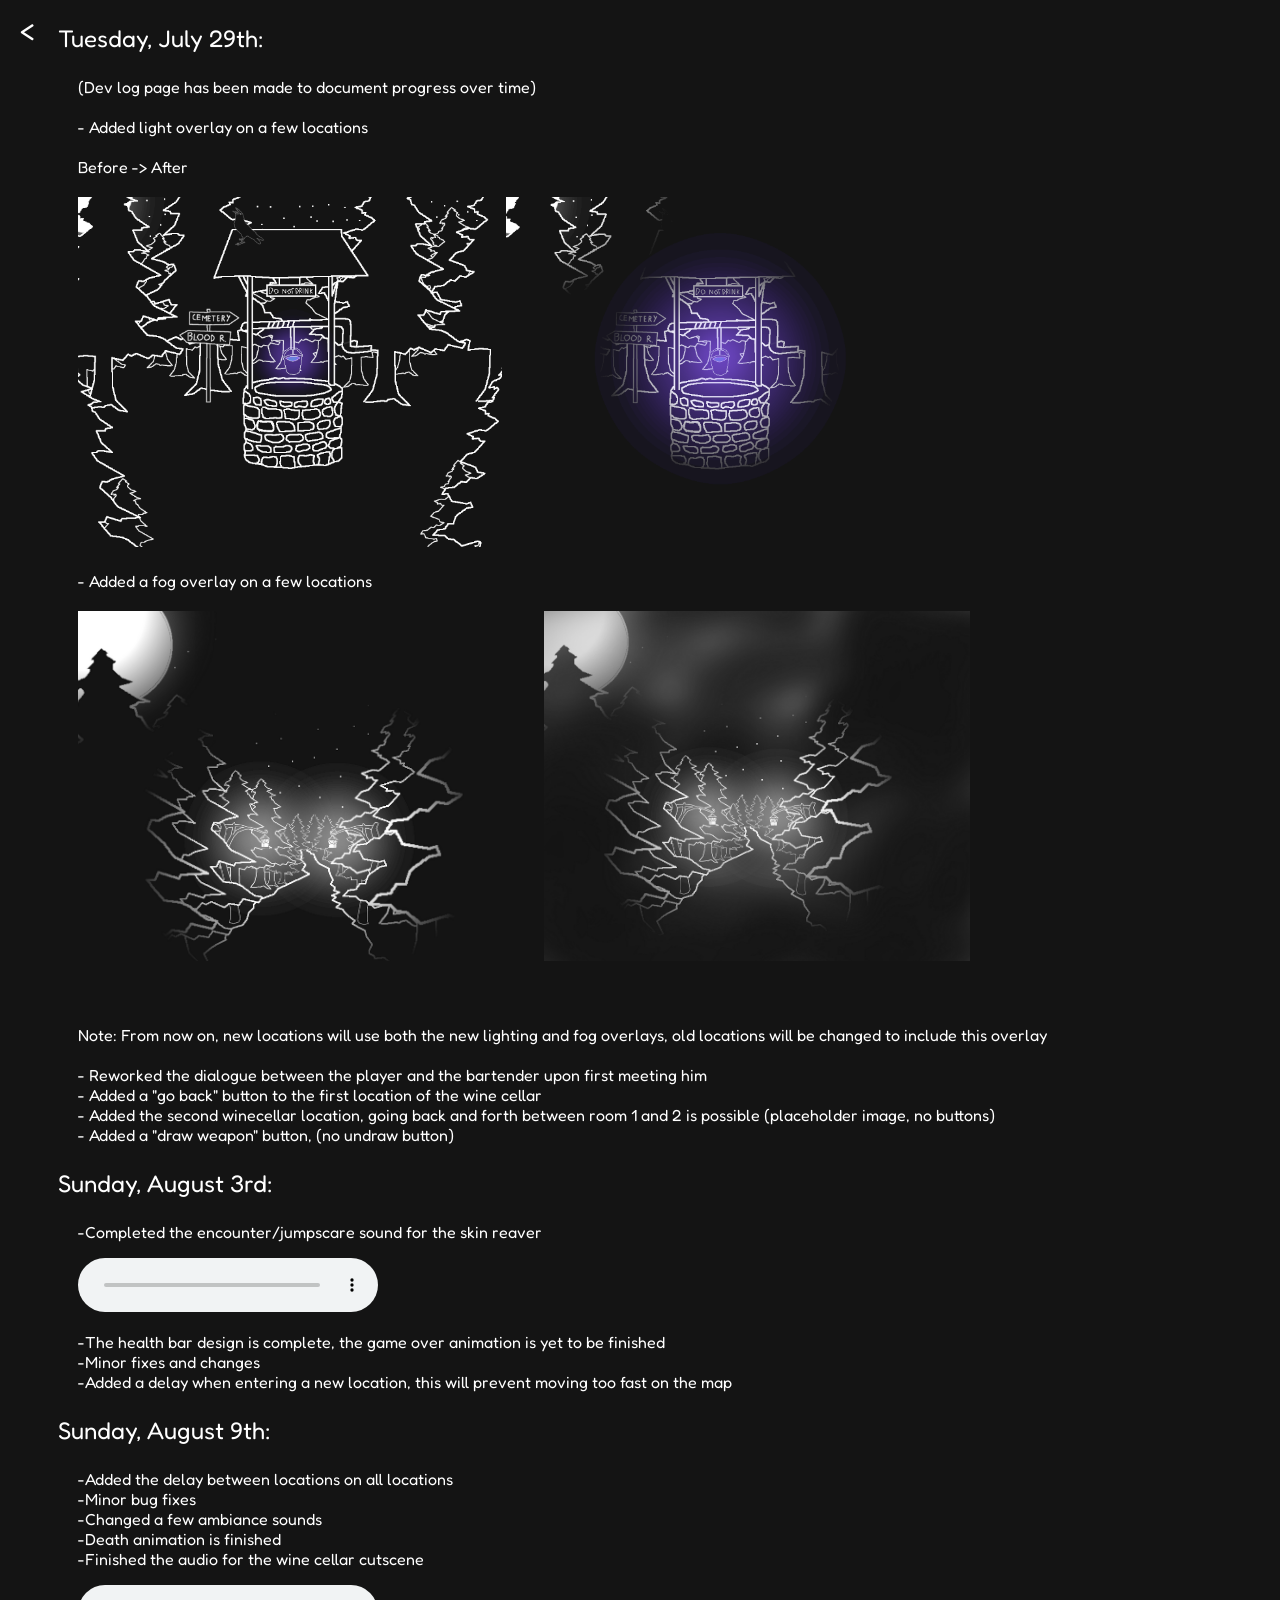
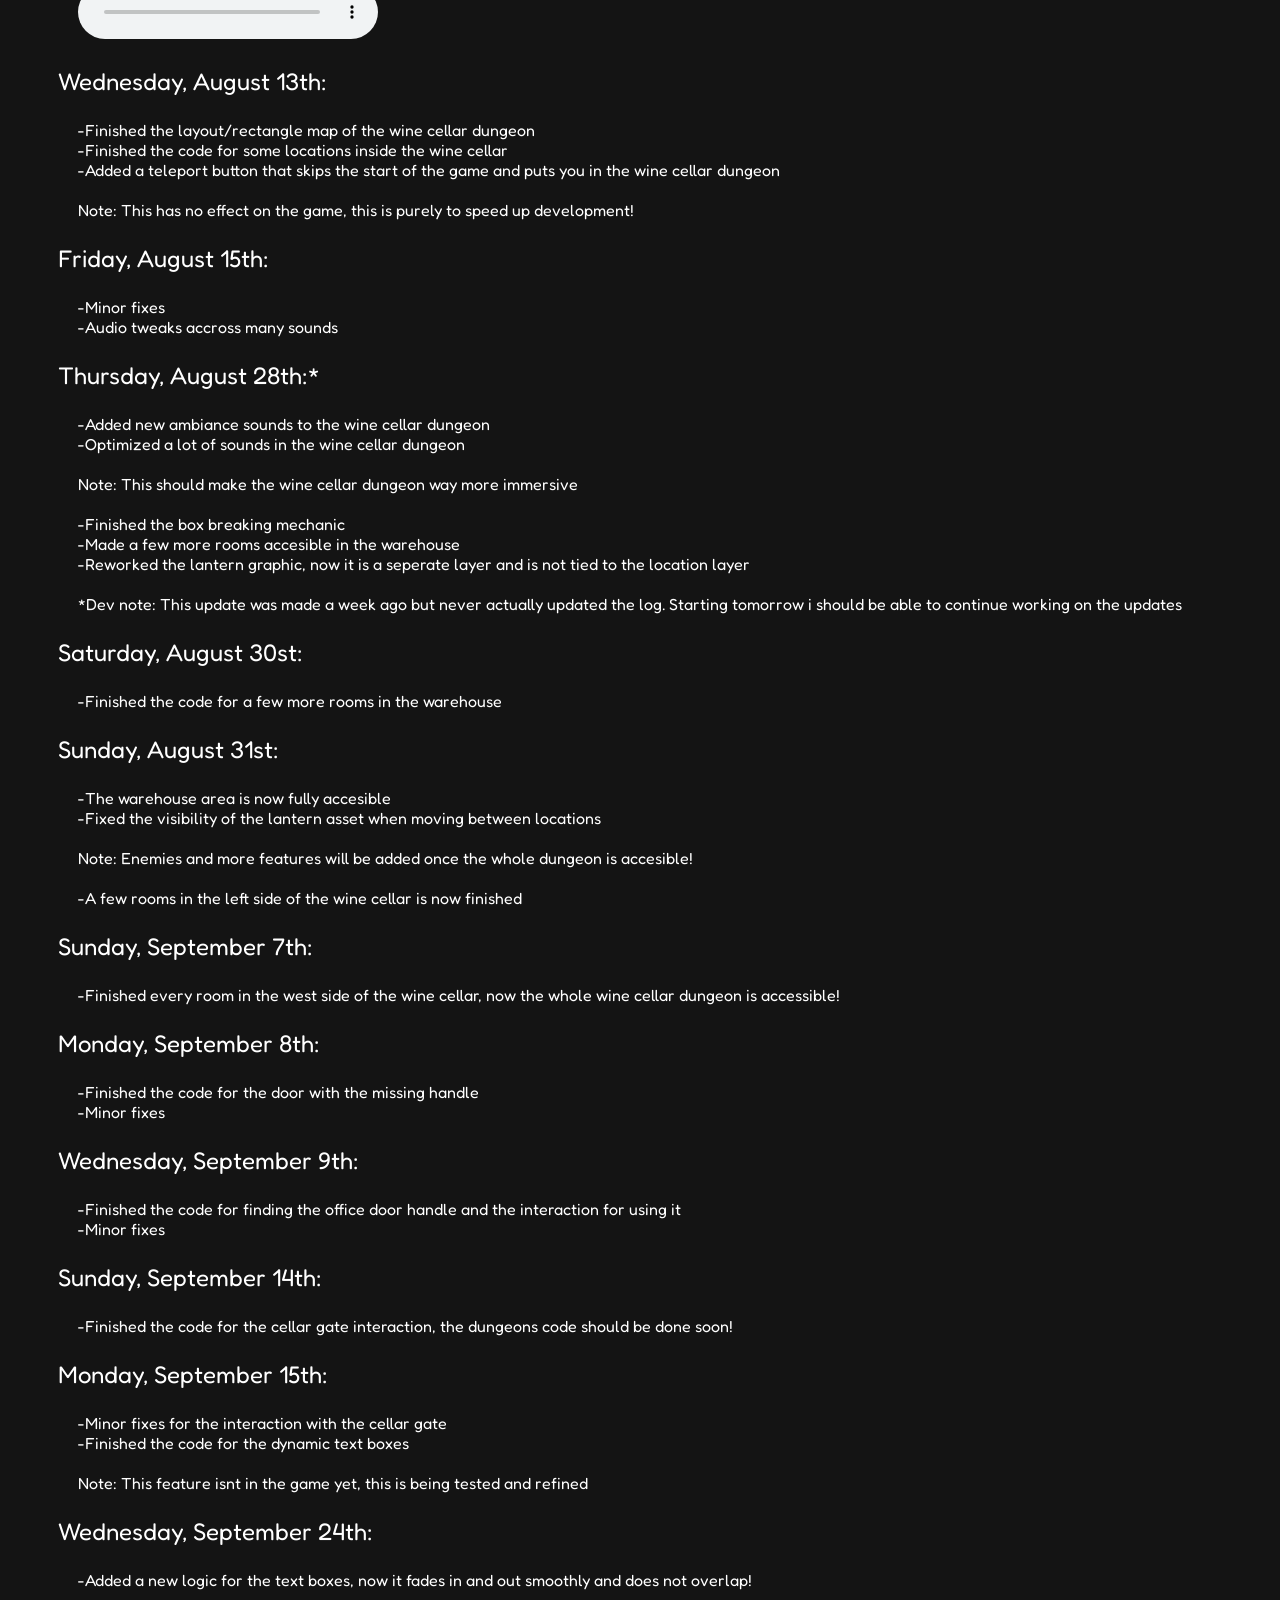
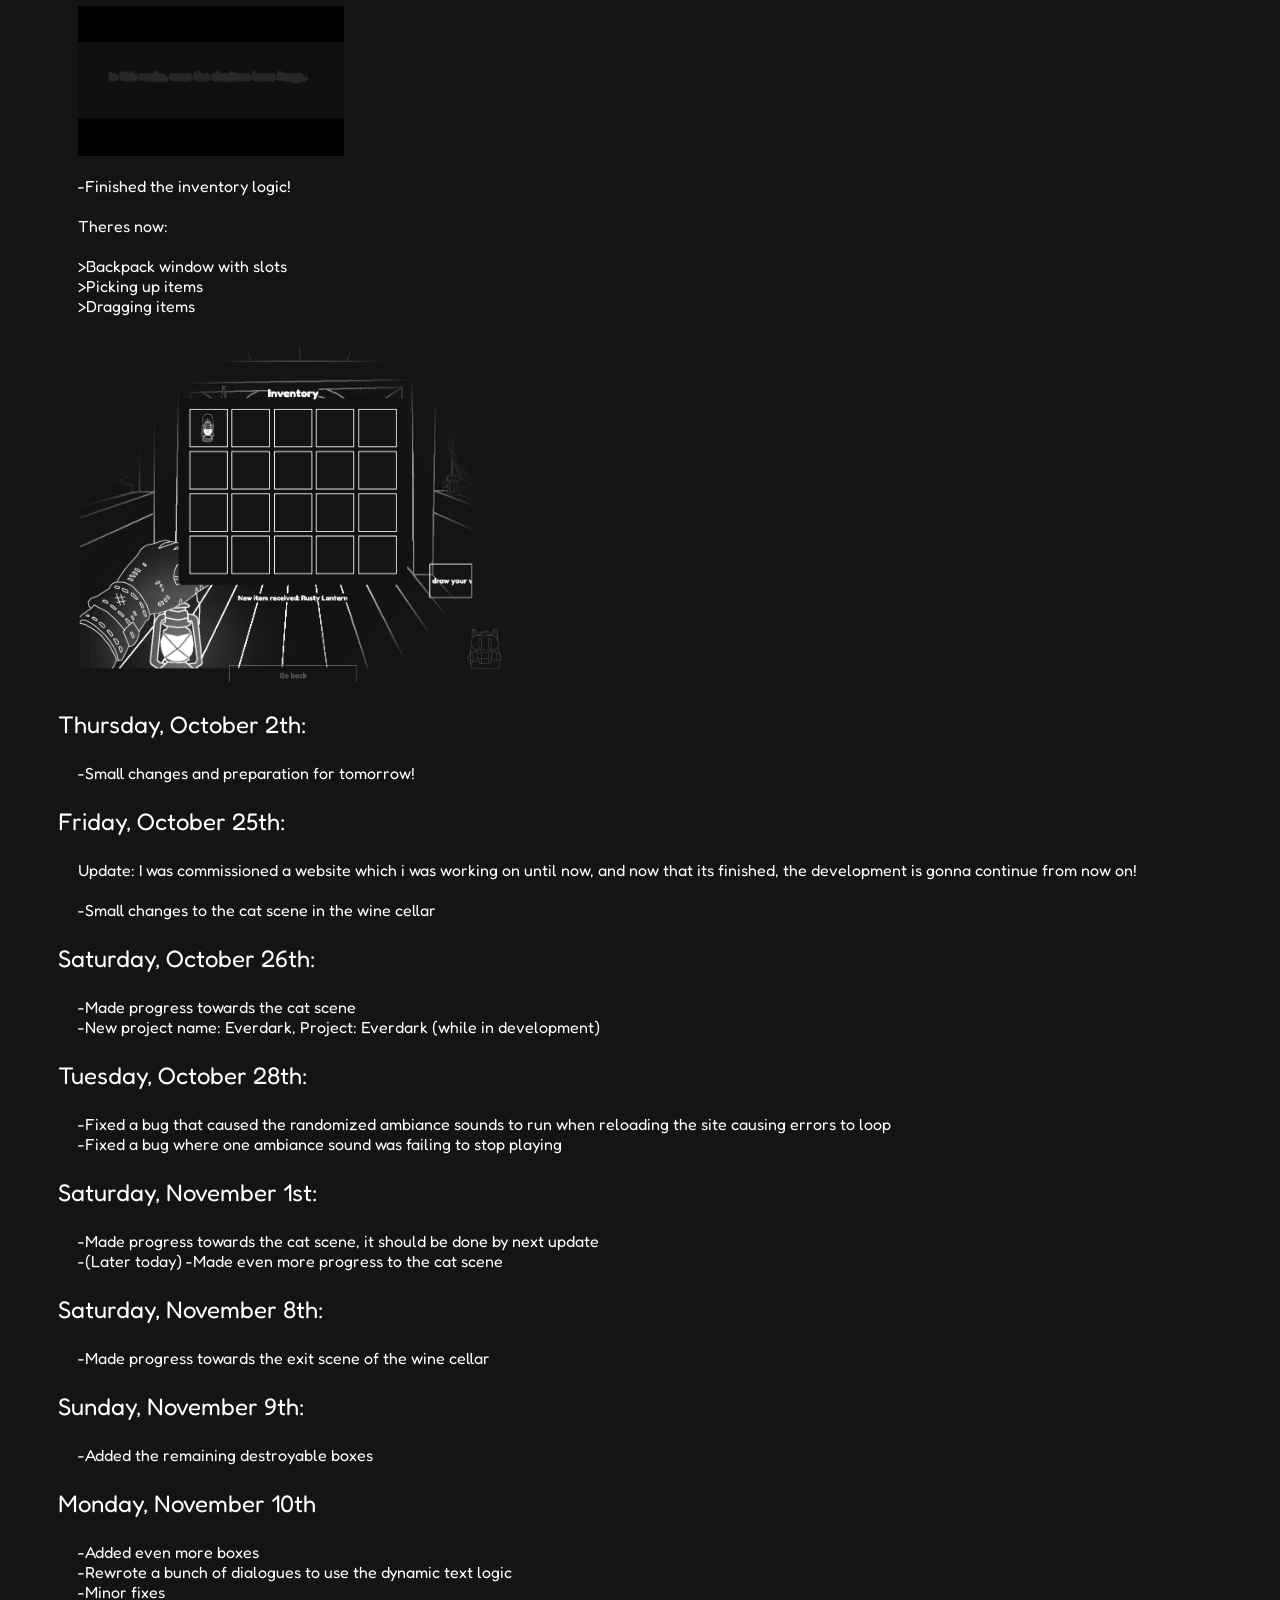
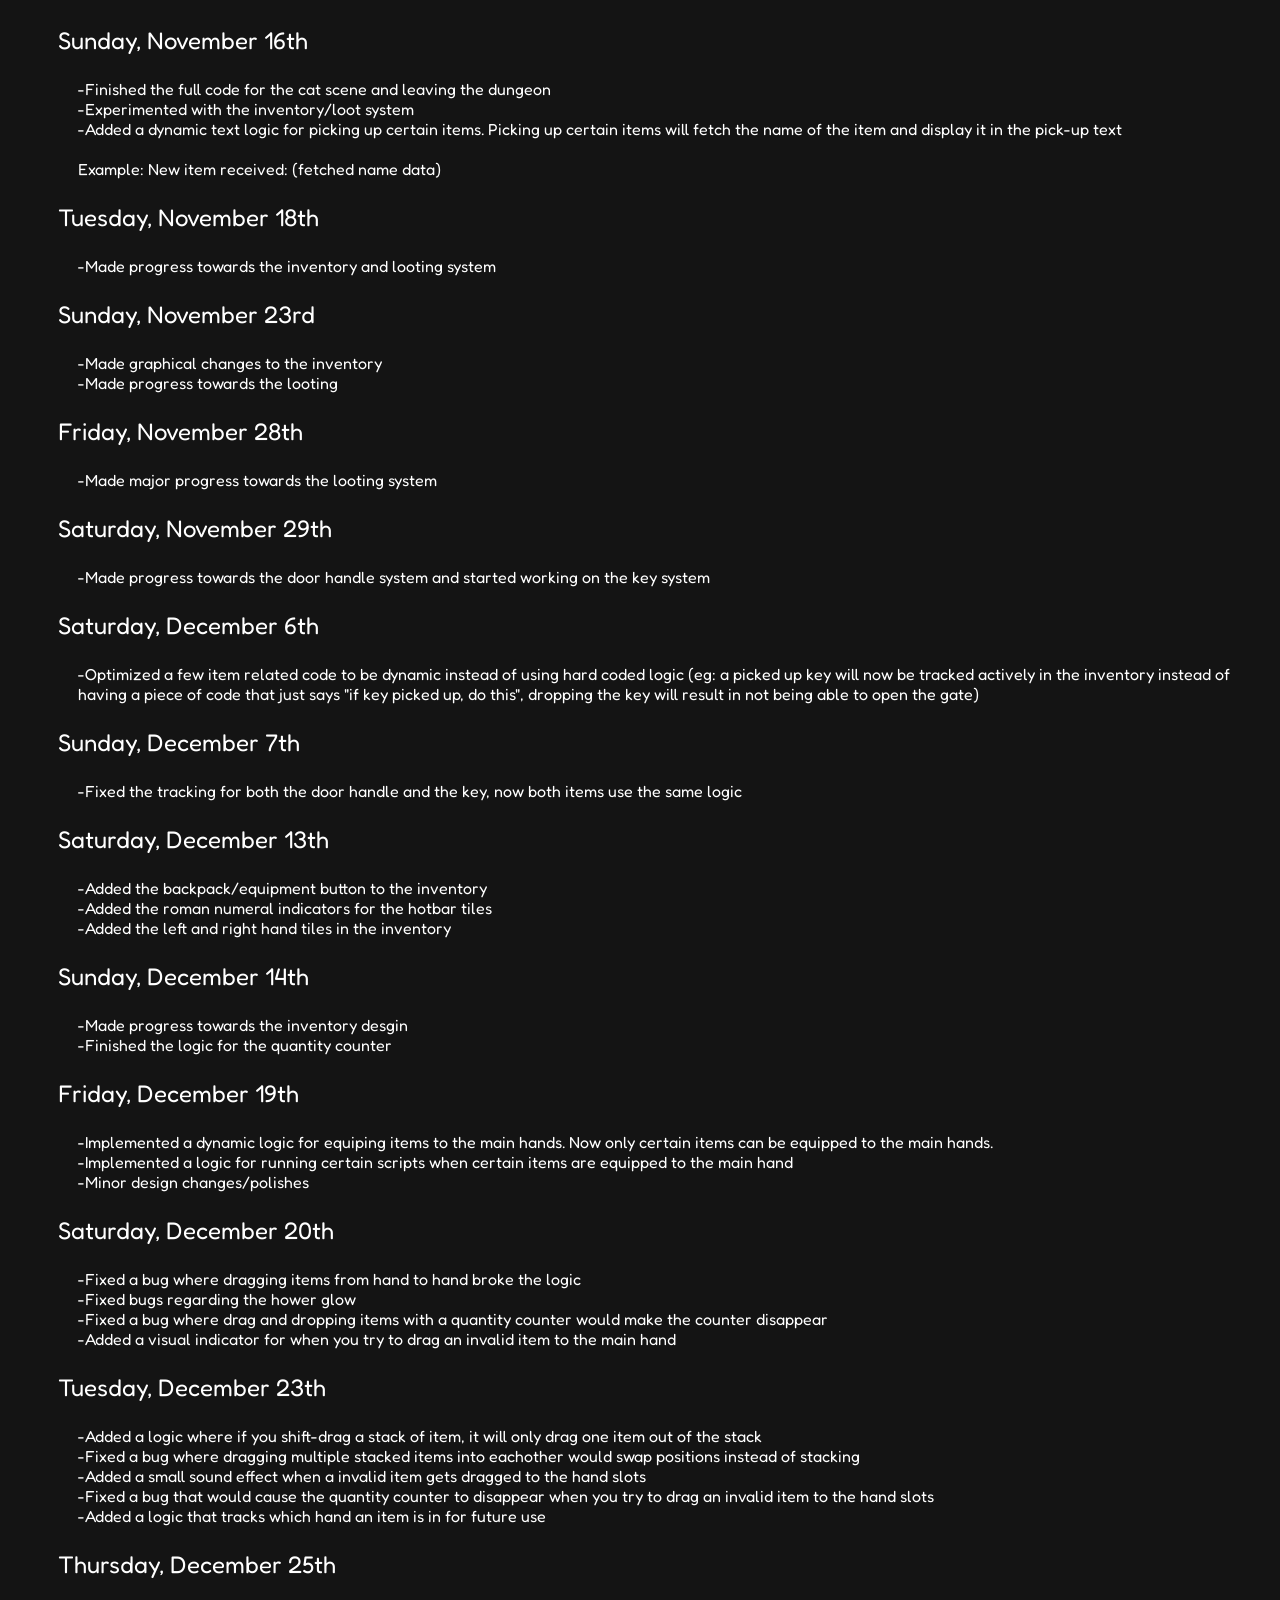
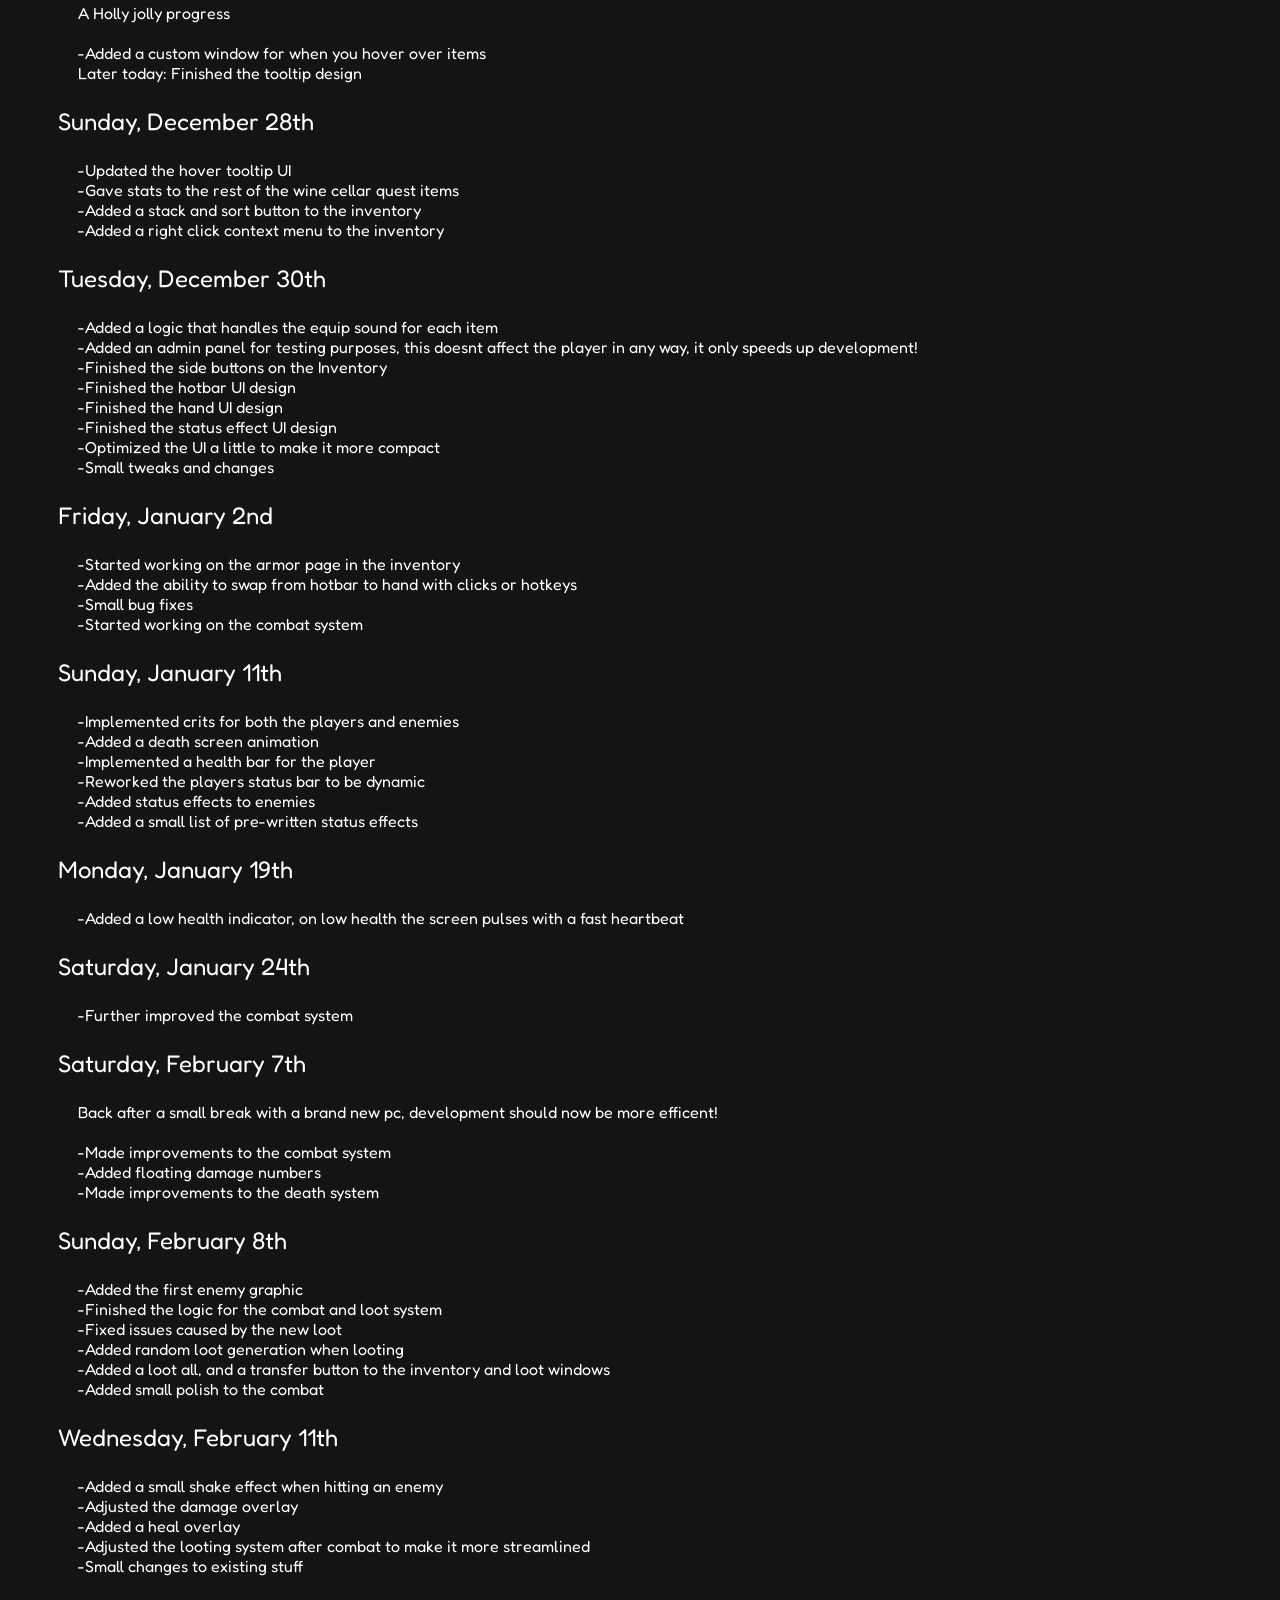
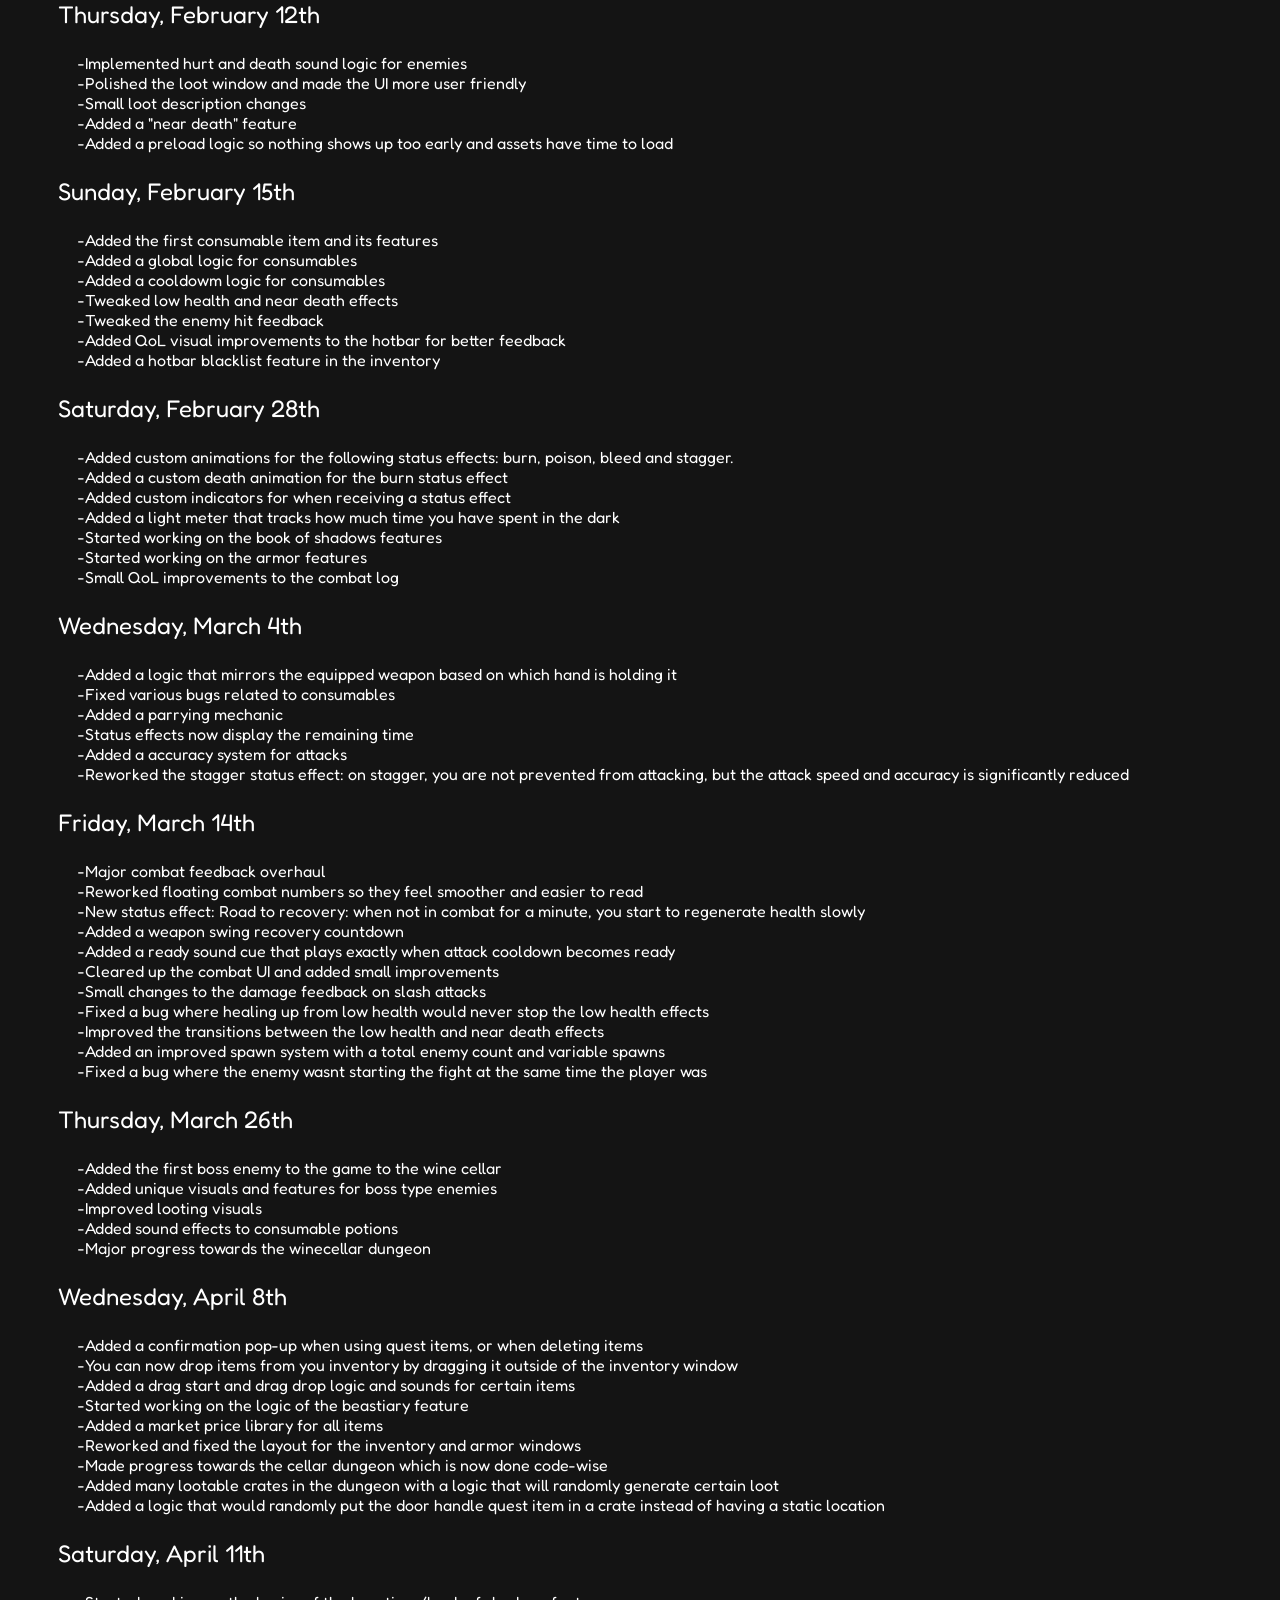
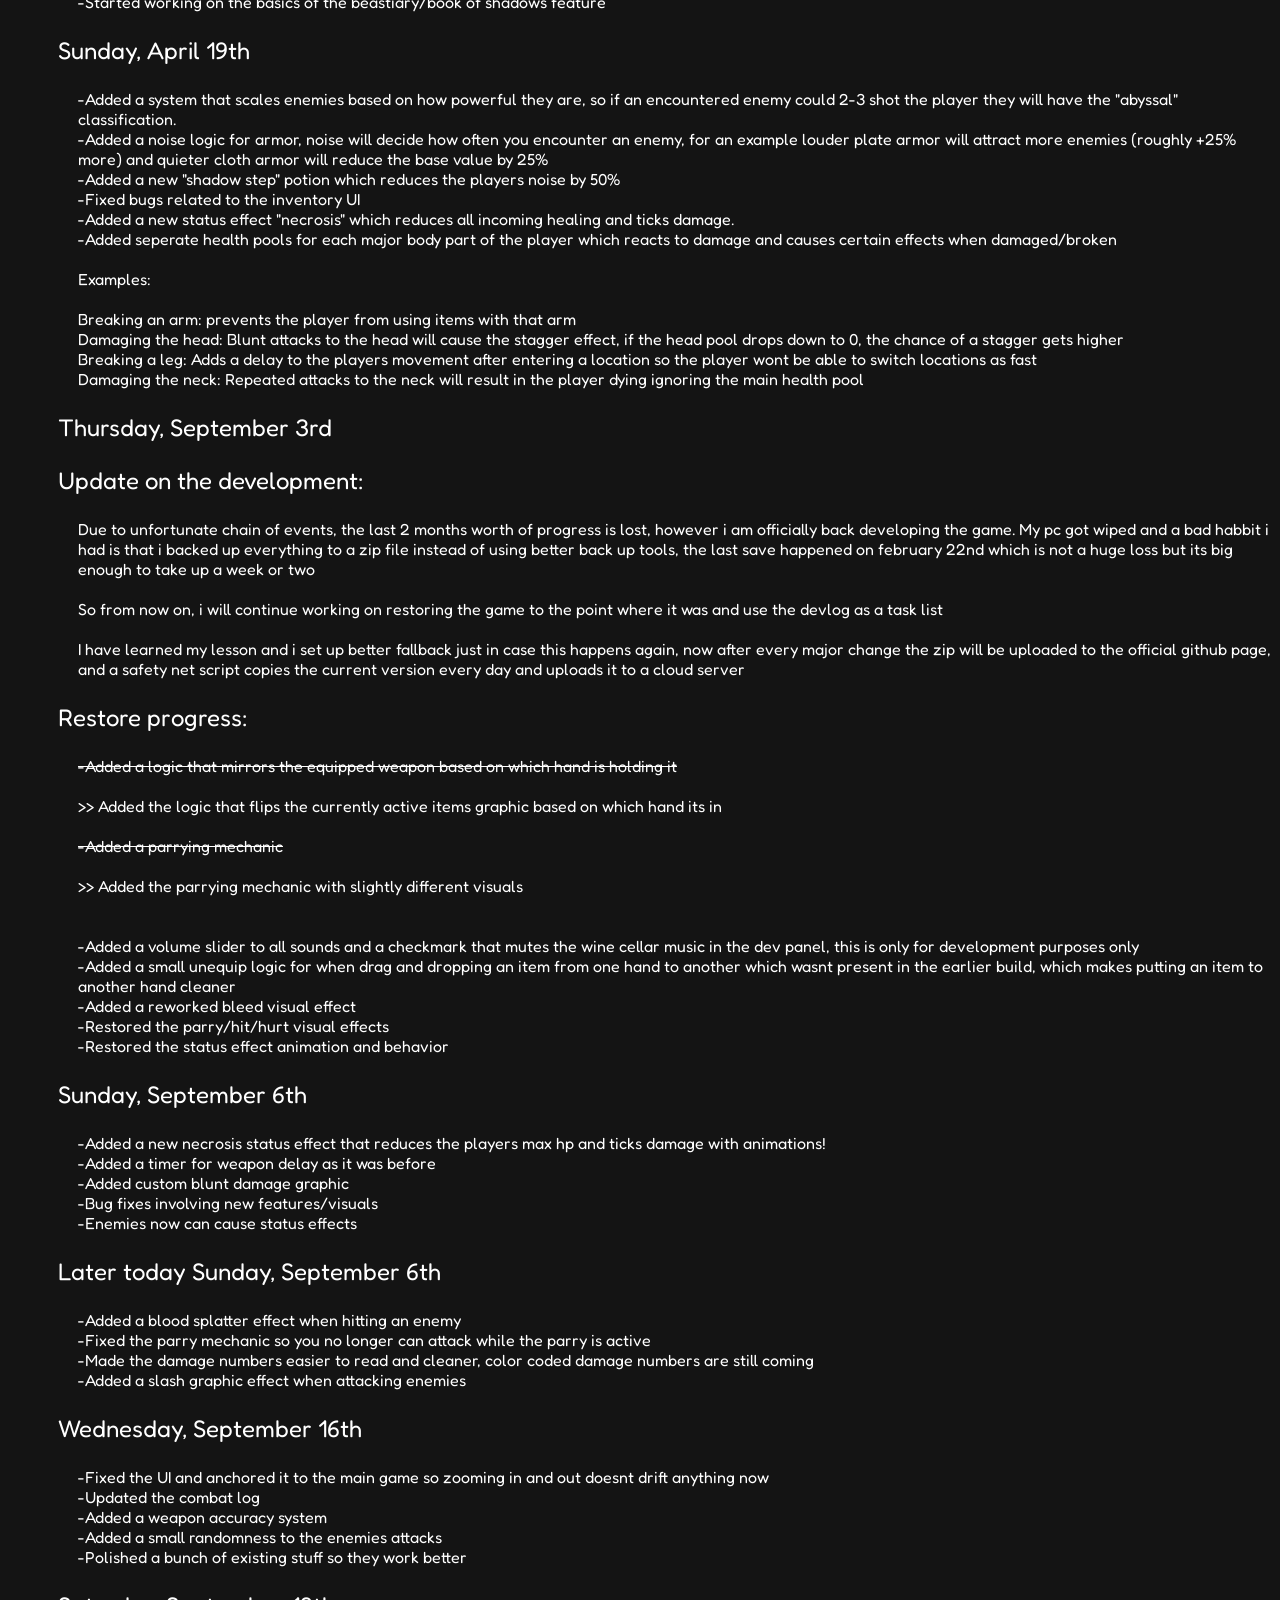
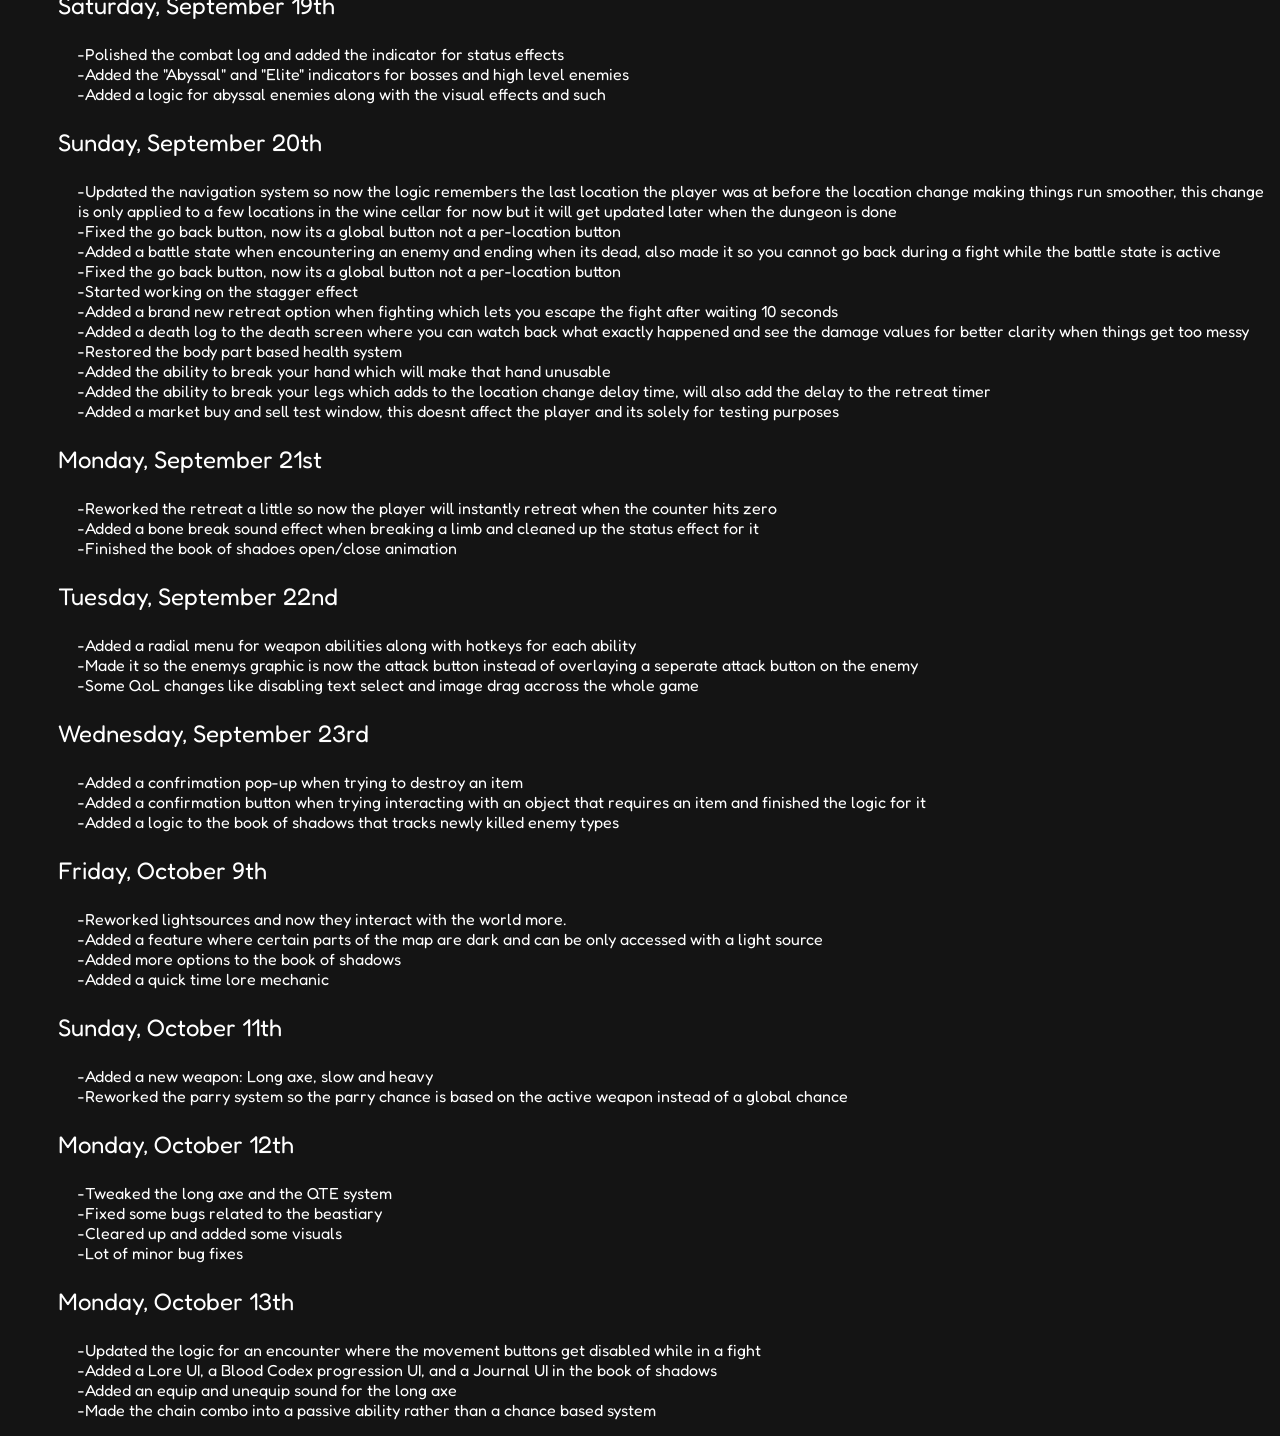
<file: devlog.html>
<!DOCTYPE html>
<html lang="en">
<head>
    <meta charset="UTF-8">
    <meta http-equiv="X-UA-Compatible" content="IE=edge">
    <meta name="viewport" content="width=device-width, initial-scale=1.0, user-scalable=0">
    <title>Dev log | Spooky's Hideout</title>
    <link rel="stylesheet" href="devlog.css">

    <link rel="preconnect" href="https://fonts.googleapis.com">
    <link rel="preconnect" href="https://fonts.gstatic.com" crossorigin>
    <link href="https://fonts.googleapis.com/css2?family=Fredoka+One&family=Staatliches&display=swap" rel="stylesheet"> 
    
</head>
<body>        

  <div class="backbflex">
<input type="button" style="color:white;" class="backbutton" value="<" onclick="location.href='index.html'"/>   
  </div>     

       
<div class="datebox">
<p class="date">Tuesday, July 29th:</p>
</div>

<div class="logbox">
<p class="log">(Dev log page has been made to document progress over time)<br><br>
  - Added light overlay on a few locations<br><br>Before -> After<br><br>
  <img src="example.png" alt="screenshot of no lighting effect" class="log-image"> <img src="example2.png" alt="screenshot of lighting effect" class="log-image2"><br><br>
  - Added a fog overlay on a few locations<br><br>
  <img src="fogexample2.png" alt="screenshot of no fog effect" class="log-image"> <img src="fogexample.png" alt="screenshot of fog effect" class="log-image2"><br><br>
  <br><br>Note: From now on, new locations will use both the new lighting and fog overlays, old locations will be changed to include this overlay<br><br>
  - Reworked the dialogue between the player and the bartender upon first meeting him<br>
  - Added a "go back" button to the first location of the wine cellar<br>
  - Added the second winecellar location, going back and forth between room 1 and 2 is possible (placeholder image, no buttons)<br>
  - Added a "draw weapon" button, (no undraw button)</p>
</div>

<div class="datebox">
<p class="date">Sunday, August 3rd:</p>
</div>

<div class="logbox">
<p class="log">-Completed the encounter/jumpscare sound for the skin reaver</p>
<audio controls>
  <source src="skin_reaver.wav" type="audio/mpeg">
</audio>
<p class="log">-The health bar design is complete, the game over animation is yet to be finished<br>-Minor fixes and changes
<br>-Added a delay when entering a new location, this will prevent moving too fast on the map</p>
</div>

<div class="datebox">
<p class="date">Sunday, August 9th:</p>
</div>
    
<div class="logbox">
<p class="log">-Added the delay between locations on all locations<br>-Minor bug fixes<br>-Changed a few ambiance sounds<br>-Death animation is finished<br>
-Finished the audio for the wine cellar cutscene</p>
<audio controls>
  <source src="catscene.mp3" type="audio/mpeg">
</audio>
</div>

<div class="datebox">
<p class="date">Wednesday, August 13th:</p>
</div>

<div class="logbox">
<p class="log">-Finished the layout/rectangle map of the wine cellar dungeon<br>-Finished the code for some locations inside the wine cellar<br>-Added a teleport button that skips the start of the game and puts you in the wine cellar dungeon<br><br>
Note: This has no effect on the game, this is purely to speed up development!</p>
</div>

<div class="datebox">
<p class="date">Friday, August 15th:</p>
</div>

<div class="logbox">
<p class="log">-Minor fixes<br>-Audio tweaks accross many sounds</p>
</div>

<div class="datebox">
<p class="date">Thursday, August 28th:*</p>
</div>


<div class="logbox">
<p class="log">-Added new ambiance sounds to the wine cellar dungeon<br>-Optimized a lot of sounds in the wine cellar dungeon<br><br>Note: This should make the wine cellar dungeon way more immersive
  <br><br>-Finished the box breaking mechanic<br>-Made a few more rooms accesible in the warehouse<br>
  -Reworked the lantern graphic, now it is a seperate layer and is not tied to the location layer<br><br>*Dev note: This update was made a week ago but never actually updated the log. Starting tomorrow i should be able to continue working on the updates</p>
</div>

<div class="datebox">
<p class="date">Saturday, August 30st:</p>
</div>

<div class="logbox">
<p class="log">-Finished the code for a few more rooms in the warehouse</p>
</div>

<div class="datebox">
<p class="date">Sunday, August 31st:</p>
</div>

<div class="logbox">
<p class="log">-The warehouse area is now fully accesible<br>-Fixed the visibility of the lantern asset when moving between locations<br><br>Note: Enemies and more features will be added once the whole dungeon is accesible!<br><br>-A few rooms in the left side of the wine cellar is now finished</p>
</div>

<div class="datebox">
<p class="date">Sunday, September 7th:</p>
</div>

<div class="logbox">
<p class="log">-Finished every room in the west side of the wine cellar, now the whole wine cellar dungeon is accessible!</p>
</div>

<div class="datebox">
<p class="date">Monday, September 8th:</p>
</div>

<div class="logbox">
<p class="log">-Finished the code for the door with the missing handle<br>-Minor fixes</p>
</div>

<div class="datebox">
<p class="date">Wednesday, September 9th:</p>
</div>

<div class="logbox">
<p class="log">-Finished the code for finding the office door handle and the interaction for using it<br>-Minor fixes</p>
</div>

<div class="datebox">
<p class="date">Sunday, September 14th:</p>
</div>

<div class="logbox">
<p class="log">-Finished the code for the cellar gate interaction, the dungeons code should be done soon!</p>
</div>

<div class="datebox">
<p class="date">Monday, September 15th:</p>
</div>

<div class="logbox">
<p class="log">-Minor fixes for the interaction with the cellar gate<br>-Finished the code for the dynamic text boxes<br><br>Note: This feature isnt in the game yet, this is being tested and refined</p>
</div>

<div class="datebox">
<p class="date">Wednesday, September 24th:</p>
</div>

<div class="logbox">
<p class="log">-Added a new logic for the text boxes, now it fades in and out smoothly and does not overlap!</p>
</div>

<div class="logbox">
<img src="text_showcase.gif" alt="A gif of the new text animation" class="log-image3">
</div>

<div class="logbox">
<p class="log">-Finished the inventory logic!<br><br>Theres now:<br><br>>Backpack window with slots<br>>Picking up items<br>>Dragging items</p>
</div>

<div class="logbox">
<img src="inventory_wip.png" alt="Screenshot of the work in progress inventory" class="log-image">
</div>

<div class="datebox">
<p class="date">Thursday, October 2th:</p>
</div>

<div class="logbox">
<p class="log">-Small changes and preparation for tomorrow!</p>
</div>

<div class="datebox">
<p class="date">Friday, October 25th:</p>
</div>

<div class="logbox">
<p class="log">Update: I was commissioned a website which i was working on until now, and now that its finished, the development is gonna continue from now on!<br><br>
-Small changes to the cat scene in the wine cellar </p>
</div>

<div class="datebox">
<p class="date">Saturday, October 26th:</p>
</div>

<div class="logbox">
<p class="log">-Made progress towards the cat scene<br>-New project name: Everdark, Project: Everdark (while in development)</p>
</div>

<div class="datebox">
<p class="date">Tuesday, October 28th:</p>
</div>

<div class="logbox">
<p class="log">-Fixed a bug that caused the randomized ambiance sounds to run when reloading the site causing errors to loop<br>-Fixed a bug where one ambiance sound was failing to stop playing</p>
</div>

<div class="datebox">
<p class="date">Saturday, November 1st:</p>
</div>

<div class="logbox">
<p class="log">-Made progress towards the cat scene, it should be done by next update<br>-(Later today) -Made even more progress to the cat scene</p>
</div>

<div class="datebox">
<p class="date">Saturday, November 8th:</p>
</div>

<div class="logbox">
<p class="log">-Made progress towards the exit scene of the wine cellar</p>
</div>

<div class="datebox">
<p class="date">Sunday, November 9th:</p>
</div>

<div class="logbox">
<p class="log">-Added the remaining destroyable boxes</p>
</div>

<div class="datebox">
<p class="date">Monday, November 10th</p>
</div>

<div class="logbox">
<p class="log">-Added even more boxes<br>-Rewrote a bunch of dialogues to use the dynamic text logic<br>-Minor fixes</p>
</div>

<div class="datebox">
<p class="date">Sunday, November 16th</p>
</div>

<div class="logbox">
<p class="log">-Finished the full code for the cat scene and leaving the dungeon<br>-Experimented with the inventory/loot system<br>-Added a dynamic text logic for
 picking up certain items. Picking up certain items will fetch the name of the item and display it in the pick-up text<BR><BR>Example: New item received: (fetched name data)</p>
</div>

<div class="datebox">
<p class="date">Tuesday, November 18th</p>
</div>

<div class="logbox">
<p class="log">-Made progress towards the inventory and looting system</p>
</div>

<div class="datebox">
<p class="date">Sunday, November 23rd</p>
</div>

<div class="logbox">
<p class="log">-Made graphical changes to the inventory<br>-Made progress towards the looting</p>
</div>

<div class="datebox">
<p class="date">Friday, November 28th</p>
</div>

<div class="logbox">
<p class="log">-Made major progress towards the looting system</p>
</div>

<div class="datebox">
<p class="date">Saturday, November 29th</p>
</div>

<div class="logbox">
<p class="log">-Made progress towards the door handle system and started working on the key system</p>
</div>

<div class="datebox">
<p class="date">Saturday, December 6th</p>
</div>

<div class="logbox">
<p class="log">-Optimized a few item related code to be dynamic instead of using hard coded logic (eg: a picked up key will now be tracked actively in the inventory
instead of having a piece of code that just says "if key picked up, do this", dropping the key will result in not being able to open the gate)</p>
</div>

<div class="datebox">
<p class="date">Sunday, December 7th</p>
</div>

<div class="logbox">
<p class="log">-Fixed the tracking for both the door handle and the key, now both items use the same logic</p>
</div>

<div class="datebox">
<p class="date">Saturday, December 13th</p>
</div>

<div class="logbox">
<p class="log">-Added the backpack/equipment button to the inventory<br>-Added the roman numeral indicators for the hotbar tiles<br>-Added the left and right hand tiles in the inventory</p>
</div>

<div class="datebox">
<p class="date">Sunday, December 14th</p>
</div>

<div class="logbox">
<p class="log">-Made progress towards the inventory desgin<br>-Finished the logic for the quantity counter</p>
</div>

<div class="datebox">
<p class="date">Friday, December 19th</p>
</div>

<div class="logbox">
<p class="log">-Implemented a dynamic logic for equiping items to the main hands. Now only certain items can be equipped to the main hands.<br>
  -Implemented a logic for running certain scripts when certain items are equipped to the main hand<br>-Minor design changes/polishes</p>
</div>

<div class="datebox">
<p class="date">Saturday, December 20th</p>
</div>

<div class="logbox">
<p class="log">-Fixed a bug where dragging items from hand to hand broke the logic<br>-Fixed bugs regarding the hower glow<br>-Fixed a bug where drag and dropping items
with a quantity counter would make the counter disappear<br>-Added a visual indicator for when you try to drag an invalid item to the main hand</p>
</div>

<div class="datebox">
<p class="date">Tuesday, December 23th</p>
</div>

<div class="logbox">
<p class="log">-Added a logic where if you shift-drag a stack of item, it will only drag one item out of the stack<br>
-Fixed a bug where dragging multiple stacked items into eachother would swap positions instead of stacking<br>
-Added a small sound effect when a invalid item gets dragged to the hand slots<br>
-Fixed a bug that would cause the quantity counter to disappear when you try to drag an invalid item to the hand slots<br>
-Added a logic that tracks which hand an item is in for future use<br></p>
</div>

<div class="datebox">
<p class="date">Thursday, December 25th</p>
</div>

<div class="logbox">
<p class="log">A Holly jolly progress<br><br>-Added a custom window for when you hover over items<br>Later today: Finished the tooltip design</p>
</div>

<div class="datebox">
<p class="date">Sunday, December 28th</p>
</div>

<div class="logbox">
<p class="log">-Updated the hover tooltip UI<br>-Gave stats to the rest of the wine cellar quest items<br>-Added a stack and sort button to the inventory<br>-Added a right click context menu to the inventory</p>
</div>

<div class="datebox">
<p class="date">Tuesday, December 30th</p>
</div>

<div class="logbox">
<p class="log">-Added a logic that handles the equip sound for each item<br>-Added an admin panel for testing purposes, this doesnt affect the player in any way, it only speeds up development!<br>-Finished the side buttons on the Inventory
<br>-Finished the hotbar UI design<br>-Finished the hand UI design<br>-Finished the status effect UI design<br>-Optimized the UI a little to make it more compact<br>-Small tweaks and changes </p>
</div>

<div class="datebox">
<p class="date">Friday, January 2nd</p>
</div>

<div class="logbox">
<p class="log">-Started working on the armor page in the inventory<br>-Added the ability to swap from hotbar to hand with clicks or hotkeys
<br>-Small bug fixes<br>-Started working on the combat system</p>
</div>

<div class="datebox">
<p class="date">Sunday, January 11th</p>
</div>

<div class="logbox">
<p class="log">-Implemented crits for both the players and enemies<br>-Added a death screen animation<br>-Implemented a health bar for the player<br>-Reworked the players status bar to be dynamic<br>-Added status effects to enemies<br>-Added a small list of pre-written status effects</p>
</div>

<div class="datebox">
<p class="date">Monday, January 19th</p>
</div>

<div class="logbox">
<p class="log">-Added a low health indicator, on low health the screen pulses with a fast heartbeat<br></p>
</div>

<div class="datebox">
<p class="date">Saturday, January 24th</p>
</div>

<div class="logbox">
<p class="log">-Further improved the combat system<br></p>
</div>

<div class="datebox">
<p class="date">Saturday, February 7th</p>
</div>

<div class="logbox">
<p class="log">Back after a small break with a brand new pc, development should now be more efficent!<br><br>-Made improvements to the combat system<br>-Added floating damage numbers<br>-Made improvements to the death system</p>
</div>

<div class="datebox">
<p class="date">Sunday, February 8th</p>
</div>

<div class="logbox">
<p class="log">-Added the first enemy graphic<br>-Finished the logic for the combat and loot system<br>-Fixed issues caused by the new loot<br>-Added random loot generation when looting<br>-Added a loot all, and a transfer button to the inventory and loot windows<br>-Added small polish to the combat</p>
</div>

<div class="datebox">
<p class="date">Wednesday, February 11th</p>
</div>

<div class="logbox">
<p class="log">-Added a small shake effect when hitting an enemy<br>-Adjusted the damage overlay<br>-Added a heal overlay<br>-Adjusted the looting system after combat to make it more streamlined<br>-Small changes to existing stuff</p>
</div>

<div class="datebox">
<p class="date">Thursday, February 12th</p>
</div>

<div class="logbox">
<p class="log">-Implemented hurt and death sound logic for enemies<br>-Polished the loot window and made the UI more user friendly<br>-Small loot description changes<br>-Added a "near death" feature<br>-Added a preload logic so nothing shows up too early and assets have time to load</p>
</div>

<div class="datebox">
<p class="date">Sunday, February 15th</p>
</div>

<div class="logbox">
<p class="log">-Added the first consumable item and its features<br>-Added a global logic for consumables<br>-Added a cooldowm logic for consumables<br>-Tweaked low health and near death effects<br>-Tweaked the enemy hit feedback<br>-Added QoL visual improvements to the hotbar for better feedback<br>-Added a hotbar blacklist feature in the inventory</p>
</div>

<div class="datebox">
<p class="date">Saturday, February 28th</p>
</div>

<div class="logbox">
<p class="log">-Added custom animations for the following status effects: burn, poison, bleed and stagger.<br>-Added a custom death animation for the burn status effect<br>-Added custom indicators for when receiving a status effect
<br>-Added a light meter that tracks how much time you have spent in the dark<br>-Started working on the book of shadows features<br>-Started working on the armor features<br>-Small QoL improvements to the combat log</p>
</div>

<div class="datebox">
<p class="date">Wednesday, March 4th</p>
</div>

<div class="logbox">
<p class="log">-Added a logic that mirrors the equipped weapon based on which hand is holding it<br>-Fixed various bugs related to consumables<br>-Added a parrying mechanic<br>-Status effects now display the remaining time<br>-Added a accuracy system for attacks<br>-Reworked the stagger status effect: on stagger, you are not prevented from attacking, but the attack speed and accuracy is significantly reduced</p>
</div>

<div class="datebox">
<p class="date">Friday, March 14th</p>
</div>

<div class="logbox">
<p class="log">-Major combat feedback overhaul<br>-Reworked floating combat numbers so they feel smoother and easier to read<br>-New status effect: Road to recovery: when not in combat for a minute, you start to regenerate health slowly<br>-Added a weapon swing recovery countdown<br>-Added a ready sound cue that plays exactly when attack cooldown becomes ready<br>-Cleared up the combat UI and added small improvements<br>-Small changes to the damage feedback on slash attacks<br>-Fixed a bug where healing up from low health would never stop the low health effects<br>-Improved the transitions between the low health and near death effects<br>-Added an improved spawn system with a total enemy count and variable spawns<br>-Fixed a bug where the enemy wasnt starting the fight at the same time the player was</p>
</div>

<div class="datebox">
<p class="date">Thursday, March 26th</p>
</div>

<div class="logbox">
<p class="log">-Added the first boss enemy to the game to the wine cellar<br>-Added unique visuals and features for boss type enemies<br>-Improved looting visuals<br>-Added sound effects to consumable potions<br>-Major progress towards the winecellar dungeon</p>
</div>

<div class="datebox">
<p class="date">Wednesday, April 8th</p>
</div>

<div class="logbox">
<p class="log">-Added a confirmation pop-up when using quest items, or when deleting items<br>-You can now drop items from you inventory by dragging it outside of the inventory window<br>-Added a drag start and drag drop logic and sounds for certain items<br>-Started working on the logic of the beastiary feature<br>-Added a market price library for all items<br>-Reworked and fixed the layout for the inventory and armor windows<br>-Made progress towards the cellar dungeon which is now done code-wise<br>-Added many lootable crates in the dungeon with a logic that will randomly generate certain loot<br>-Added a logic that would randomly put the door handle quest item in a crate instead of having a static location</p>
</div>

<div class="datebox">
<p class="date">Saturday, April 11th</p>
</div>

<div class="logbox">
<p class="log">-Started working on the basics of the beastiary/book of shadows feature</p>
</div>

<div class="datebox">
<p class="date">Sunday, April 19th</p>
</div>

<div class="logbox">
<p class="log">-Added a system that scales enemies based on how powerful they are, so if an encountered enemy could 2-3 shot the player they will have the "abyssal" classification.<br>-Added a noise logic for armor, noise will decide how often you encounter an enemy, for an example louder plate armor will attract more enemies (roughly +25% more) and quieter cloth armor will reduce the base value by 25%<br>-Added a new "shadow step" potion which reduces the players noise by 50%<br>-Fixed bugs related to the inventory UI<br>-Added a new status effect "necrosis" which reduces all incoming healing and ticks damage.<br>-Added seperate health pools for each major body part of the player which reacts to damage and causes certain effects when damaged/broken<br><br>Examples:<br><br>Breaking an arm: prevents the player from using items with that arm<br>Damaging the head: Blunt attacks to the head will cause the stagger effect, if the head pool drops down to 0, the chance of a stagger gets higher<br>Breaking a leg: Adds a delay to the players movement after entering a location so the player wont be able to switch locations as fast<br>Damaging the neck: Repeated attacks to the neck will result in the player dying ignoring the main health pool</p>
</div>

<div class="datebox">
<p class="date">Thursday, September 3rd</p>
</div>

<div class="datebox">
<p class="date">Update on the development:</p>
</div>

<div class="logbox">
<p class="log">Due to unfortunate chain of events, the last 2 months worth of progress is lost, however i am officially back developing the game. My pc got wiped and a bad habbit i had is that i backed up everything to a zip file instead of using better back up tools, the last save happened on february 22nd which is not a huge loss but its big enough to take up a week or two<br><br>So from now on, i will continue working on restoring the game to the point where it was and use the devlog as a task list<br><br>I have learned my lesson and i set up better fallback just in case this happens again, now after every major change the zip will be uploaded to the official github page, and a safety net script copies the current version every day and uploads it to a cloud server</p>
</div>

<div class="datebox">
<p class="date">Restore progress:</p>
</div>


<div class="logbox">
<p class="log"><s>-Added a logic that mirrors the equipped weapon based on which hand is holding it</s><br>
  <br>>> Added the logic that flips the currently active items graphic based on which hand its in<br><br>
  <s>-Added a parrying mechanic</s><br>
  <br>>> Added the parrying mechanic with slightly different visuals<br><br>
  <br>-Added a volume slider to all sounds and a checkmark that mutes the wine cellar music in the dev panel, this is only for development purposes only
  <br>-Added a small unequip logic for when drag and dropping an item from one hand to another which wasnt present in the earlier build, which makes putting an item to another hand cleaner
  <br>-Added a reworked bleed visual effect
  <br>-Restored the parry/hit/hurt visual effects
  <br>-Restored the status effect animation and behavior
  <br>
</p>
</div>

<div class="datebox">
<p class="date">Sunday, September 6th</p>
</div>

<div class="logbox">
<p class="log">-Added a new necrosis status effect that reduces the players max hp and ticks damage with animations!
  <br>-Added a timer for weapon delay as it was before
  <br>-Added custom blunt damage graphic
  <br>-Bug fixes involving new features/visuals
  <br>-Enemies now can cause status effects
</p>
</div>

<div class="datebox">
<p class="date">Later today Sunday, September 6th</p>
</div>

<div class="logbox">
<p class="log">-Added a blood splatter effect when hitting an enemy
 <br>-Fixed the parry mechanic so you no longer can attack while the parry is active
 <br>-Made the damage numbers easier to read and cleaner, color coded damage numbers are still coming
 <br>-Added a slash graphic effect when attacking enemies 
</p>
</div>

<div class="datebox">
<p class="date">Wednesday, September 16th</p>
</div>

<div class="logbox">
<p class="log">-Fixed the UI and anchored it to the main game so zooming in and out doesnt drift anything now
  <br>-Updated the combat log
  <br>-Added a weapon accuracy system
  <br>-Added a small randomness to the enemies attacks
  <br>-Polished a bunch of existing stuff so they work better
</p>
</div>

<div class="datebox">
<p class="date">Saturday, September 19th</p>
</div>


<div class="logbox">
<p class="log">-Polished the combat log and added the indicator for status effects
  <br>-Added the "Abyssal" and "Elite" indicators for bosses and high level enemies
  <br>-Added a logic for abyssal enemies along with the visual effects and such
</p>
</div>

<div class="datebox">
<p class="date">Sunday, September 20th</p>
</div>

<div class="logbox">
<p class="log">-Updated the navigation system so now the logic remembers the last location the player was at before the location change making things run smoother, this change is only applied to a few locations in the wine cellar for now but it will get updated later when the dungeon is done
  <br>-Fixed the go back button, now its a global button not a per-location button
  <br>-Added a battle state when encountering an enemy and ending when its dead, also made it so you cannot go back during a fight while the battle state is active
  <br>-Fixed the go back button, now its a global button not a per-location button
   <br>-Started working on the stagger effect
   <br>-Added a brand new retreat option when fighting which lets you escape the fight after waiting 10 seconds
   <br>-Added a death log to the death screen where you can watch back what exactly happened and see the damage values for better clarity when things get too messy
   <br>-Restored the body part based health system
   <br>-Added the ability to break your hand which will make that hand unusable
   <br>-Added the ability to break your legs which adds to the location change delay time, will also add the delay to the retreat timer
   <br>-Added a market buy and sell test window, this doesnt affect the player and its solely for testing purposes
</p>
</div>

<div class="datebox">
<p class="date">Monday, September 21st</p>
</div>

<div class="logbox">
<p class="log">-Reworked the retreat a little so now the player will instantly retreat when the counter hits zero
  <br>-Added a bone break sound effect when breaking a limb and cleaned up the status effect for it
  <br>-Finished the book of shadoes open/close animation
</p>
</div>

<div class="datebox">
<p class="date">Tuesday, September 22nd</p>
</div>

<div class="logbox">
<p class="log">-Added a radial menu for weapon abilities along with hotkeys for each ability
  <br>-Made it so the enemys graphic is now the attack button instead of overlaying a seperate attack button on the enemy
  <br>-Some QoL changes like disabling text select and image drag accross the whole game
</p>
</div>

<div class="datebox">
<p class="date">Wednesday, September 23rd</p>
</div>

<div class="logbox">
<p class="log">-Added a confrimation pop-up when trying to destroy an item
  <br>-Added a confirmation button when trying interacting with an object that requires an item and finished the logic for it
  <br>-Added a logic to the book of shadows that tracks newly killed enemy types
</p>
</div>

<div class="datebox">
<p class="date">Friday, October 9th</p>
</div>

<div class="logbox">
<p class="log">-Reworked lightsources and now they interact with the world more.
  <br>-Added a feature where certain parts of the map are dark and can be only accessed with a light source
  <br>-Added more options to the book of shadows
  <br>-Added a quick time lore mechanic
</p>
</div>

<div class="datebox">
<p class="date">Sunday, October 11th</p>
</div>

<div class="logbox">
<p class="log">-Added a new weapon: Long axe, slow and heavy
  <br>-Reworked the parry system so the parry chance is based on the active weapon instead of a global chance
</p>
</div>

<div class="datebox">
<p class="date">Monday, October 12th</p>
</div>

<div class="logbox">
<p class="log">-Tweaked the long axe and the QTE system
  <br>-Fixed some bugs related to the beastiary
  <br>-Cleared up and added some visuals
  <br>-Lot of minor bug fixes
</p>
</div>

<div class="datebox">
<p class="date">Monday, October 13th</p>
</div>

<div class="logbox">
<p class="log">-Updated the logic for an encounter where the movement buttons get disabled while in a fight
  <br>-Added a Lore UI, a Blood Codex progression UI, and a Journal UI in the book of shadows
  <br>-Added an equip and unequip sound for the long axe
  <br>-Made the chain combo into a passive ability rather than a chance based system
</p>
</div>

<script>
  window.addEventListener("load", function () {
    window.scrollTo(0, document.body.scrollHeight);
  });
</script>
<!--havent gotten to finishing the dialogues in the cat-scene, make sure to finish it later, next time work on either of these: lootable crates, enemies, -->

<!--mobile only---
<div class="mobilediv">
    <p class="mobilee" style="color: white;">Sorry, still working on the mobile port. It should be done soon! :D </p>
    </div>




    <div class="dropdown">
      <button class="dropbtn">Menu</button>
      <div class="dropdown-content">
        <a onclick="location.href='home.html'">Home</a>
        <a onclick="location.href='socials.html'">Socials</a>
        <a onclick="location.href='aboutme.html'">About Me</a>
        <a onclick="location.href='news.html'">Hideout</a>
        <a onclick="location.href='cult.html'">Cult</a>
      </div>
    </div>



</body>
</html>
-->
</file>
<file: devlog.css>
body {
  background-color: rgb(20, 20, 20);
}


.backbflex {
  position: fixed;  /* Stay stuck to the corner, even on scroll */
  top: 10px;
  left: 10px;
  z-index: 1000;
}

.backbutton {
  all: unset;
  font-family: 'Fredoka One', cursive;
  font-size: 28px;
  color: white;
  cursor: pointer;
  padding: 6px 10px;
  display: inline-block;
  line-height: 1;
}

.datebox {
padding-left: 50px;
}

.date {
user-select: none;
  font-family: 'Fredoka One', cursive;
  color: white;
  font-size: x-large;
}

.logbox {
  padding-left: 70px; /* Same here */
}

.log {
  user-select: none;
  font-family: 'Fredoka One', cursive;
  color: white;
}

.log-image {
 height: 350px;
}

.log-image2 {
 height: 350px;
}

.log-image3 {
 height: 150px;
}

.intro {
  user-select: none;
  font-family: 'Fredoka One', cursive;
  color: white;
  text-align: center;
  font-size: larger;
}


/* Responsive rules - only affect small viewports, leave desktop unchanged */
@media (max-width: 800px) {
  .datebox,
  .logbox {
    padding-left: 16px;
    padding-right: 16px;
  }

  .date {
    font-size: large;
  }

  .log {
    font-size: 16px;
    line-height: 1.4;
  }

  .backbflex {
    top: 8px;
    left: 8px;
  }

  .backbutton {
    font-size: 20px;
    padding: 4px 8px;
  }

  .log-image,
  .log-image2,
  .log-image3 {
    height: auto;
    max-width: 100%;
    display: block;
    margin: 8px 0;
  }

  audio {
    width: 100%;
    max-width: 100%;
  }

  .intro {
    font-size: 1.05rem;
    padding: 4px 2px;
  }
}

@media (max-width: 420px) {
  .date {
    font-size: 1.05rem;
  }

  .log {
    font-size: 15px;
  }
  .backbutton {
    font-size: 18px;
  }
}
</file>
